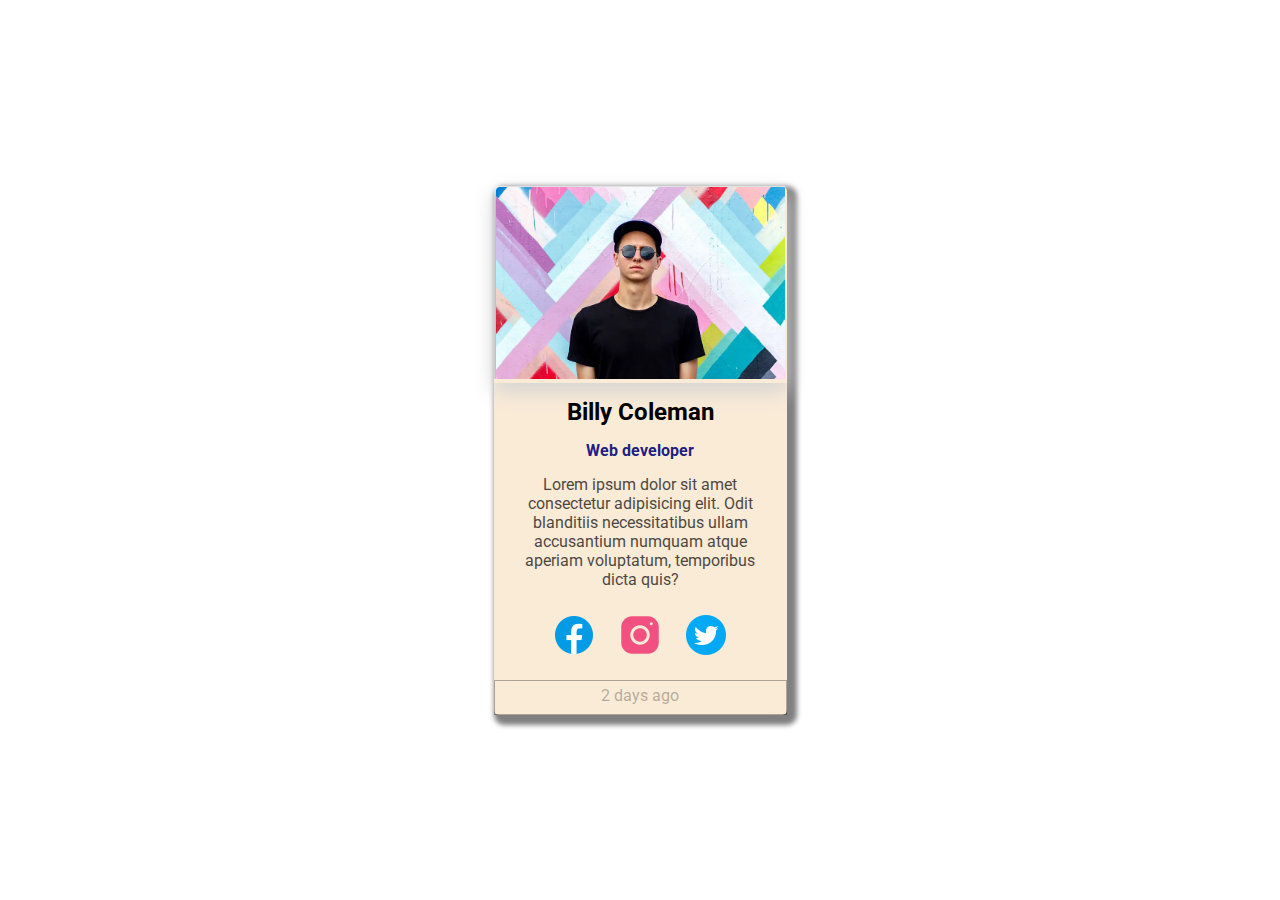
<file: ProfileCard/index.html>
<!DOCTYPE html>
<html lang="en">
<head>
    <meta charset="UTF-8">
    <meta name="viewport" content="width=device-width, initial-scale=1.0">
    <title>Profile Card</title>
    <link rel="stylesheet" href="style.css">
    <link href="https://fonts.googleapis.com/css2?family=Roboto:ital,wght@0,100;0,300;0,400;0,500;0,700;0,900;1,100;1,300;1,400;1,500;1,700;1,900&display=swap" rel="stylesheet">
</head>
<body>
    <div class="container">
        <div class="card">
            <div class="card-image">
                <img src="./billy.png" alt="Billy coleman">
            </div>
            <div class="card-content">
                <h2>Billy Coleman</h2>
                <h4>Web developer</h4>
                <p>Lorem ipsum dolor sit amet consectetur adipisicing elit. Odit blanditiis necessitatibus ullam accusantium numquam atque aperiam voluptatum, temporibus dicta quis?</p>
            </div>
            <div class="card-logos">
                <img src="./icons8-facebook-48.png" alt="FB">
                <img src="./icons8-instagram-48.png" alt="Insta">
                <img src="./icons8-twitter-circled-48.png" alt="twitter">
            </div>
            <div class="card-footer">
                <p>2 days ago</p>
            </div>
        </div>
    </div>
</body>
</html>
</file>
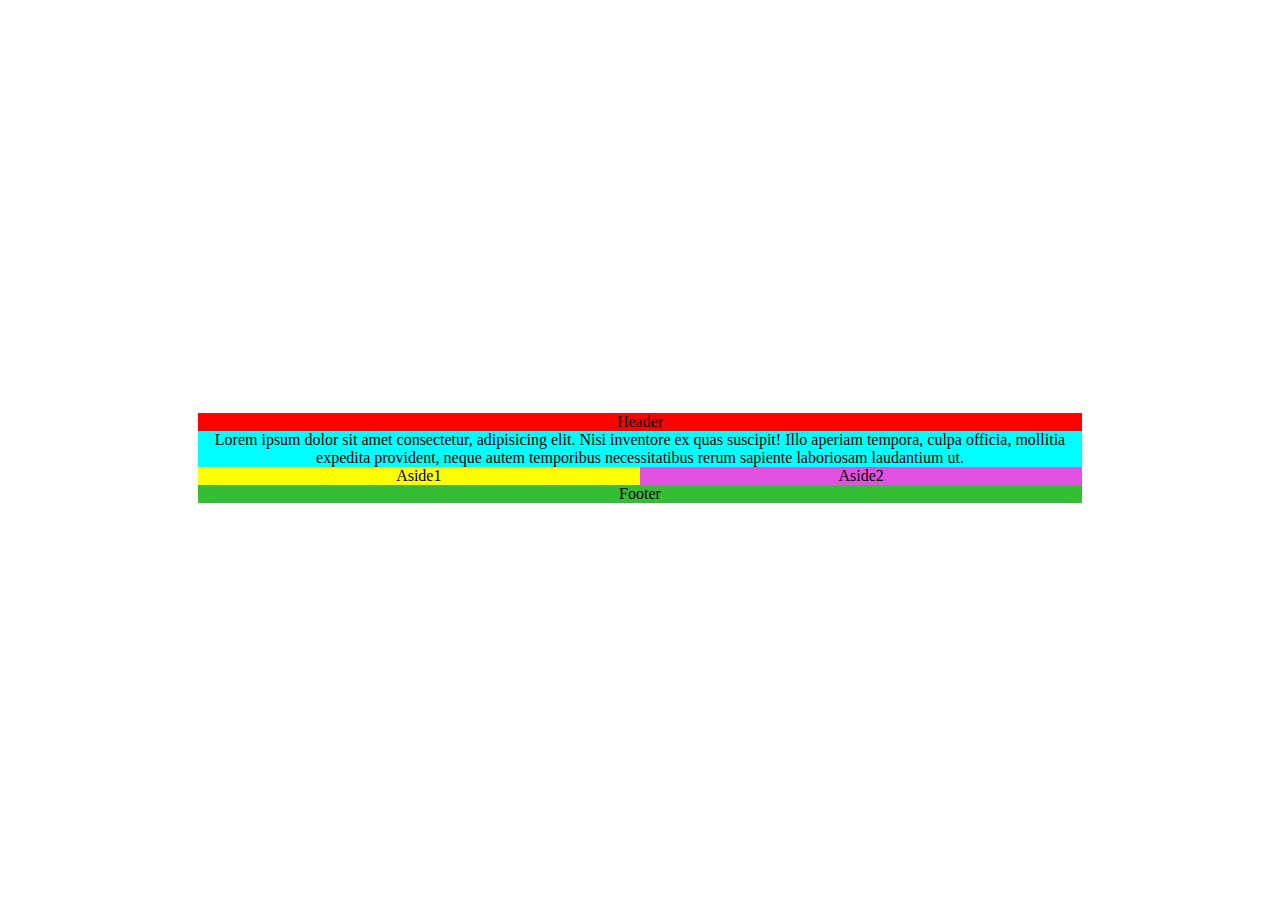
<file: Responsive/index.html>
<!DOCTYPE html>
<html lang="en">
<head>
    <meta charset="UTF-8">
    <meta name="viewport" content="width=device-width, initial-scale=1.0">
    <title>Responsive</title>
    <link rel="stylesheet" href="style.css">
</head>
<body>
    <div class="container">
        <div class="header">
            Header
        </div>
        <div class="content">
            Lorem ipsum dolor sit amet consectetur, adipisicing elit. Nisi inventore ex quas suscipit! Illo aperiam tempora, culpa officia, mollitia expedita provident, neque autem temporibus necessitatibus rerum sapiente laboriosam laudantium ut.
        </div>
        <div class="aside">
            <div class="one">Aside1</div>
        <div class="two">Aside2</div>
        </div>
        <div class="footer">
            Footer
        </div>
        
    </div>
</body>
</html>
</file>
<file: ProfileCard/style.css>
*{
    margin: 0;
    padding: 0;
    box-sizing:border-box;
}
body{
    background-color: white;
    display: flex;
    justify-content: center;
    align-items: center;
    height: 100vh;
    font-family: "Roboto", sans-serif;
}
.container{
    background-color: antiquewhite;
    border-radius: 5px;
    box-shadow: 5px 5px 5px 5px gray ;
}
.card{
    width: 293px;
}
.card-image{
    margin-bottom: 15px;
    box-shadow: 0px 8px 20px lightgray;

}
.card-content{
    text-align: center;
}
.card-content h2{
    margin-bottom: 15px;
}
.card-content h4{
    color: rgba(10, 10, 121, 0.932);
    margin: 10px;
}
.card-content p{
    opacity: 0.7;
    margin: 15px
    /* letter-spacing: 1px; */

}
.card-logos{
    text-align: center;
    margin-bottom: 10px;
}
.card-logos img{
    margin: 7px;
}
.card-footer{
    border: 1px solid black;
    opacity: 0.3;
    text-align: center;
    height: 35px;
    padding-top: 5px;
    /* margin-top: 10px; */

}
.card-footer p{
    opacity: 0.9;
}
</file>
<file: Responsive/style.css>
*{
    box-sizing: border-box;
}
body{
    display: flex;
    justify-content: center;
    align-items: center;
    height: 100vh;
}
.container{
    text-align: center;
    width: 70%;
}
.header{
    background-color: red;
}
.content{
    background-color: aqua;
}
.aside{
    display: flex;
}
.one{
    background-color: yellow;
    flex-grow: 1;
}
.two{
    background-color: rgb(224, 81, 224);
    flex-grow: 1;
}
.footer{
    background-color: rgb(54, 189, 54);
}
</file>
